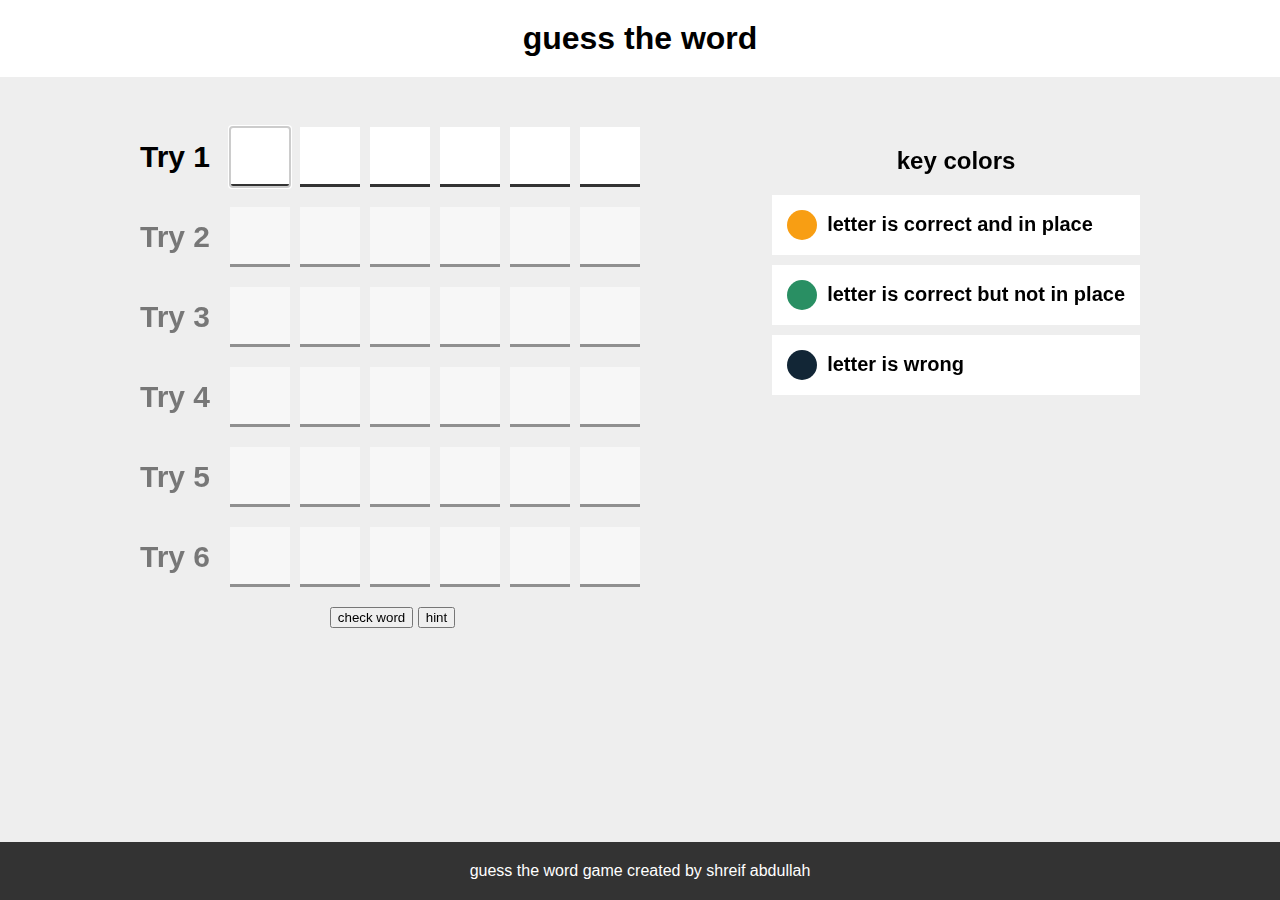
<file: gusses game/index.html>
<!DOCTYPE html>
<html lang="en">
<head>
    <meta charset="UTF-8">
    <meta name="viewport" content="width=device-width, initial-scale=1.0">
    <title></title>
    <link rel="stylesheet" href="style.css">
</head>
<body>
    <h1></h1>
    <div class="guess-game">
        <div class="game-area">
            <div class="inputs"></div>
            <div class="control">
                <button class="check">check word</button>
                <button class="hint"><span></span>hint</button>
            </div>
            <div class="message"></div>
        </div>
        <div class="key-colors">
            <h2>key colors</h2>
            <div class="key-color">
                <div class="key in-place"></div>
                <div class="key-text">letter is correct and in place</div>
            </div>
            <div class="key-color">
                <div class="key no-place"></div>
                <div class="key-text">letter is correct but not in place</div>
            </div>
            <div class="key-color">
                <div class="key no"></div>
                <div class="key-text">letter is wrong</div>
            </div>
        </div>
    </div>
    <footer></footer>
    <script src="main.js"></script>
</body>
</html>
</file>
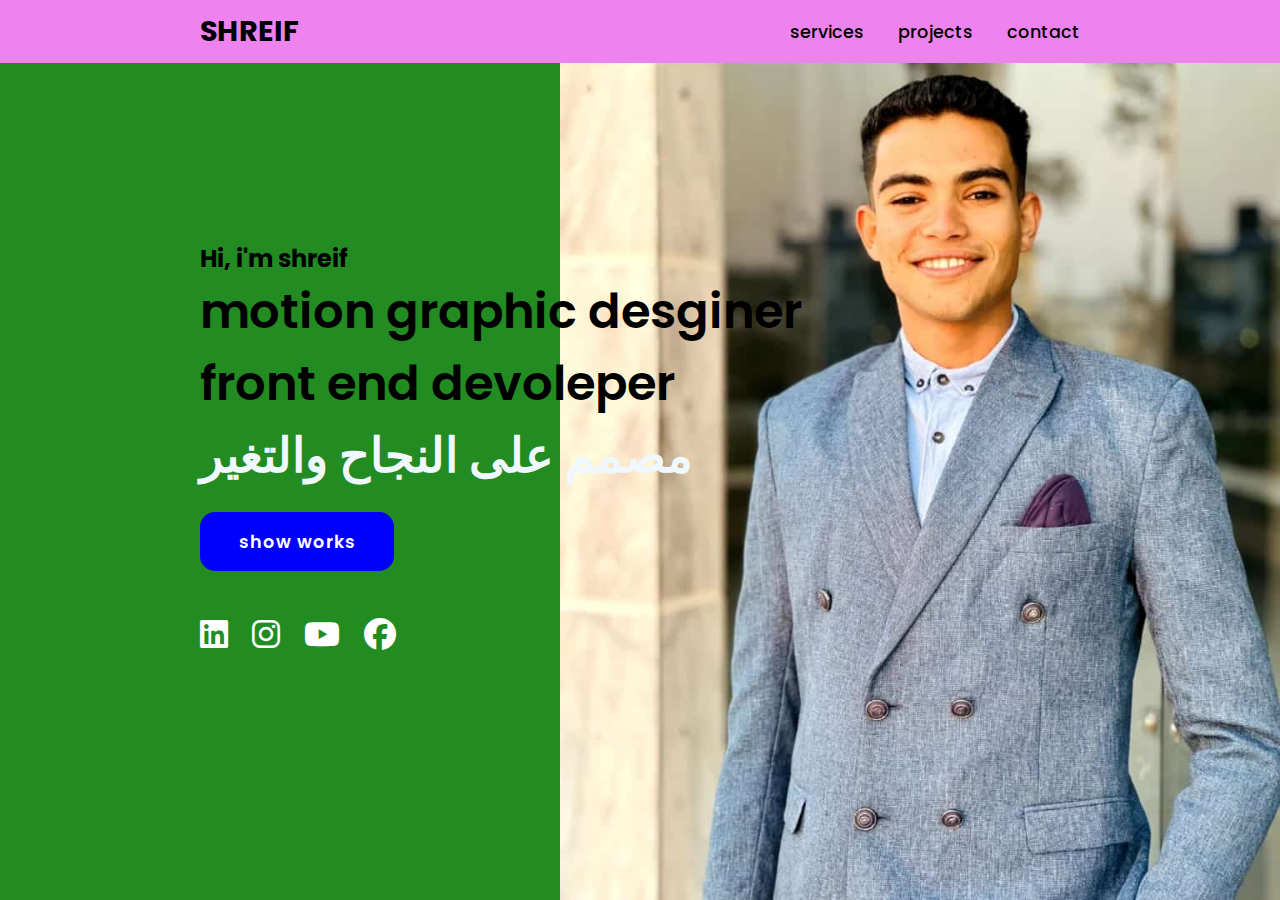
<file: my web site/index.html>
<!DOCTYPE html>
<html lang="en">
<head>
    <meta charset="UTF-8">
    <meta http-equiv="X-UA-Compatible" content="IE=edge">
    <meta name="viewport" content="width=device-width, initial-scale=1.0">
    <link rel="stylesheet" href="https://cdnjs.cloudflare.com/ajax/libs/font-awesome/6.4.0/css/all.min.css">
    <link rel="stylesheet" href="styel.css">
    <title>shreif CV</title>
</head>
<body>

    <header>
        <a href="#" class="logo">shreif</a>
        <nav class="navigation">
         <a href="services">services</a>
         <a href="projects">projects</a>
         <a href="contact">contact</a>
        </nav>
    </header>

    <section class="main"> 
        <div>
            <h2>Hi, i'm shreif<br><span>motion graphic desginer<br>front end devoleper</h2>
            <h3>مصمم على النجاح والتغير</h3>
            <a href="#projects" class="main-btn">show works</a>
            <div class="social-icons">
                <a href="#"><i class="fa-brands fa-linkedin"></i></a>
                <a href="#"><i class="fa-brands fa-instagram"></i></a>
                <a href="#"><i class="fa-brands fa-youtube"></i></a>
                <a href="https://www.facebook.com/profile.php?id=100005246318066"><i class="fa-brands fa-facebook"></i></a>

            </div>
        </div>
        

    </section>
    


</body>
</html>
</file>
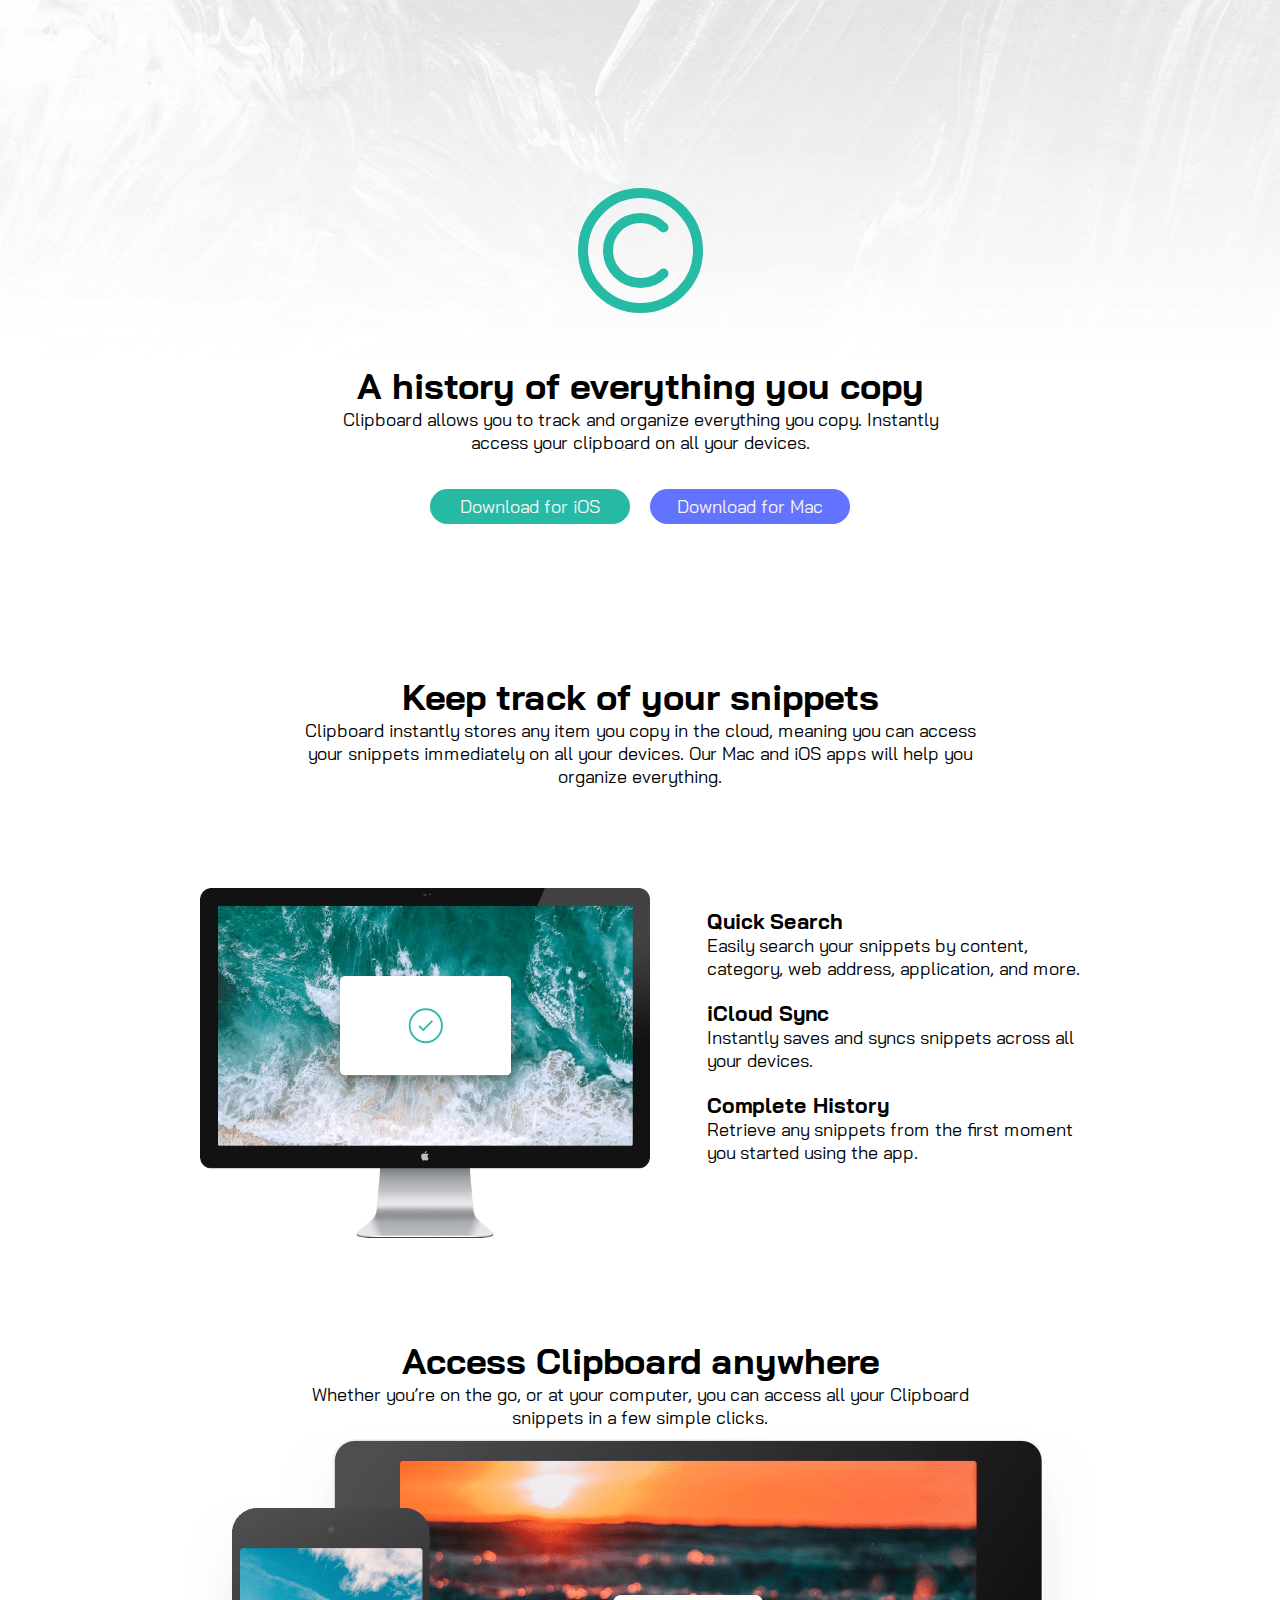
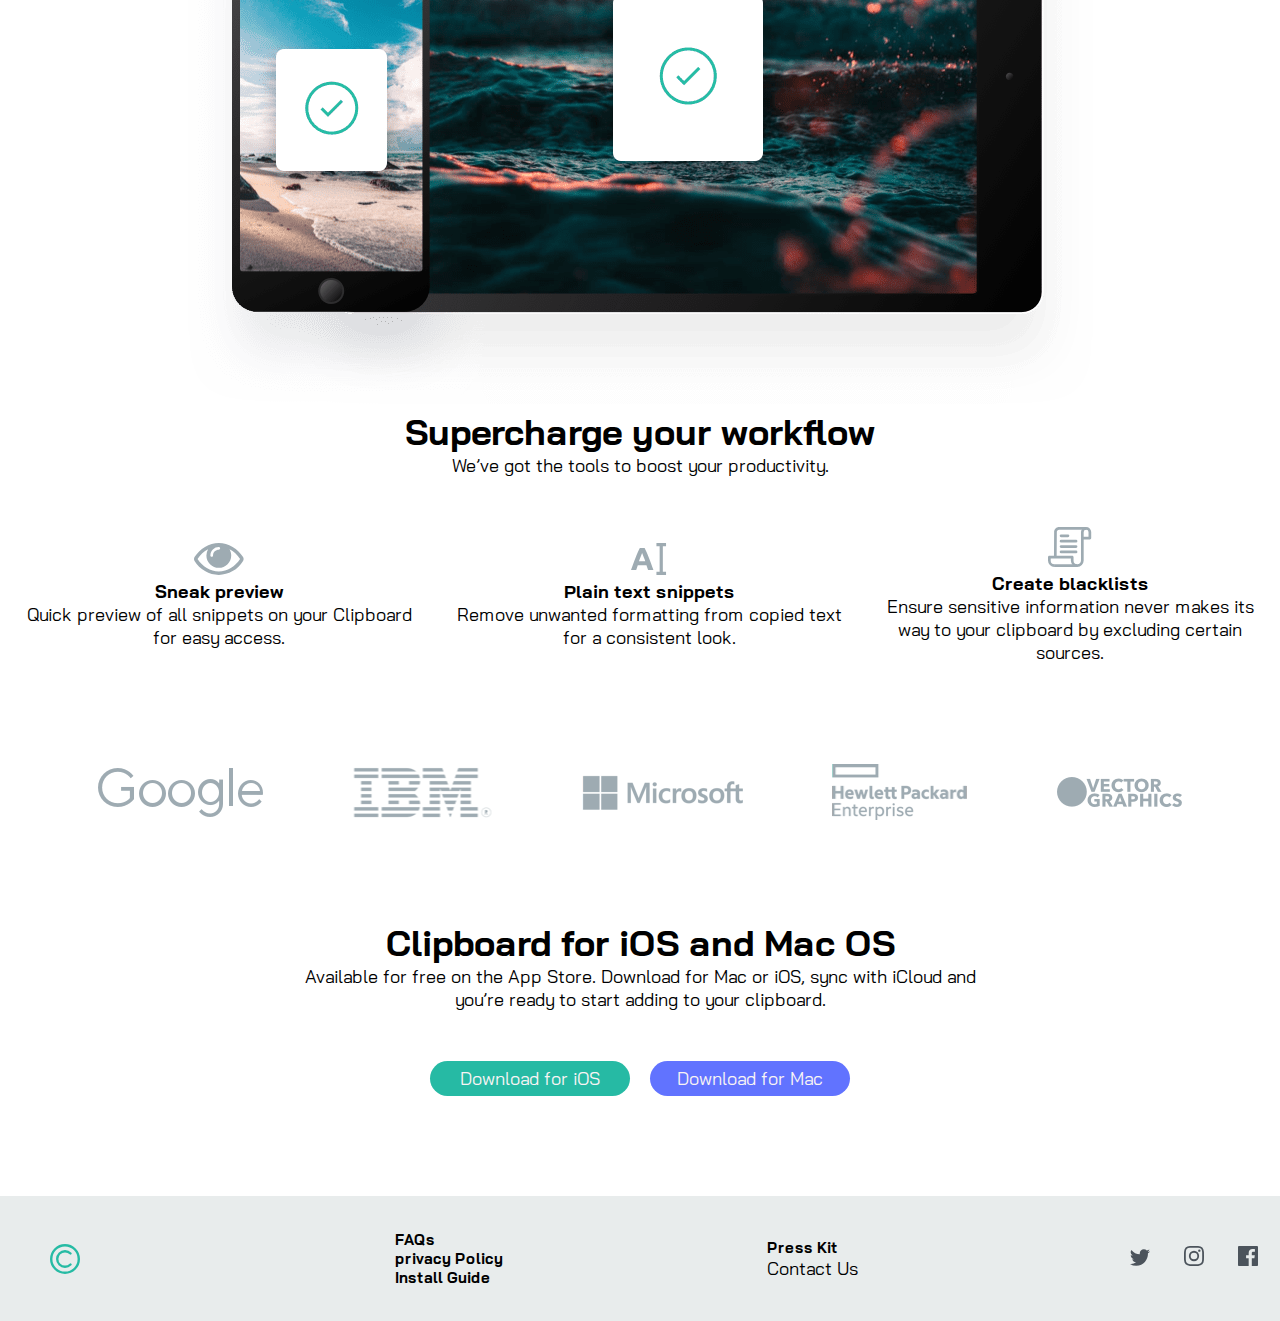
<file: task 1/index.html>
<!DOCTYPE html>
<html lang="en">
  <head>
    <meta charset="UTF-8" />
    <meta name="viewport" content="width=device-width, initial-scale=1.0" />
    <link rel="stylesheet" href="style.css" />
    <link rel="preconnect" href="https://fonts.googleapis.com" />
    <link rel="preconnect" href="https://fonts.gstatic.com" crossorigin /><link
      href="https://fonts.googleapis.com/css2?family=Bai+Jamjuree:ital@0;1&display=swap"rel="stylesheet"/>
    <title>Clipboard landing page</title>
    <link rel="shortcut icon" href="images/icon-facebook.svg" type="image/x-icon" />
  </head>
  <body>
    <div class="bg">
      <img src="images/bg-header-desktop.png" alt="Background Image" />
    </div>
    <div class="bg-logo">
      <img src="images/logo.svg" alt="Logo Image" />
    </div>
    <div class="text-top">
      <h1>A history of everything you copy</h1>
      <p>
        Clipboard allows you to track and organize everything you copy.
        Instantly <br />
        access your clipboard on all your devices.
      </p>
    </div>
    <div class="bottoms">
      <div class="iOS">
        <a href="#" target="_blank">Download for iOS</a>
      </div>
      <div class="Mac">
        <a href="#" target="_blank">Download for Mac</a>
      </div>
    </div>
    <div class="seconde-text">
      <h1>Keep track of your snippets</h1>
      <p>
        Clipboard instantly stores any item you copy in the cloud, meaning you
        can access <br />
        your snippets immediately on all your devices. Our Mac and iOS apps will
        help you <br />
        organize everything.
      </p>
    </div>
    <div class="computer">
      <img src="images/image-computer.png" alt="computer" />
      <div class="beside-computer">
        <h3>Quick Search</h3>
        <p>
          Easily search your snippets by content, <br />
          category, web address, application, and more.
        </p>
        <h3>iCloud Sync</h3>
        <p>
          Instantly saves and syncs snippets across all <br />
          your devices.
        </p>
        <h3>Complete History</h3>
        <p>
          Retrieve any snippets from the first moment <br />
          you started using the app.
        </p>
      </div>
    </div>
    <div class="third-text">
      <h1>Access Clipboard anywhere</h1>
      <p>
        Whether you’re on the go, or at your computer, you can access all your
        Clipboard <br />
        snippets in a few simple clicks.
      </p>
      <img src="images/image-devices.png" alt="" />
    </div>
    <div class="four-text">
      <h1>Supercharge your workflow</h1>
      <p>We’ve got the tools to boost your productivity.</p>
      <ul class="main-icons">
        <li class="icons">
          <img src="images/icon-preview.svg" alt="" />
          <h4>Sneak preview</h4>
          <p>
            Quick preview of all snippets on your Clipboard <br />
            for easy access.
          </p>
        </li>
        <li class="icons">
          <img src="images/icon-text.svg" alt="" />
          <h4>Plain text snippets</h4>
          <p>
            Remove unwanted formatting from copied text <br />
            for a consistent look.
          </p>
        </li>
        <li class="icons">
          <img src="images/icon-blacklist.svg" alt="" />
          <h4>Create blacklists</h4>
          <p>
            Ensure sensitive information never makes its <br />
            way to your clipboard by excluding certain <br />
            sources.
          </p>
        </li>
      </ul>
      <div class="photos">
        <img src="images/logo-google.png" alt="" />
        <img src="images/logo-ibm.png" alt="" />
        <img src="images/logo-microsoft.png" alt="" />
        <img src="images/logo-hp.png" alt="" />
        <img src="images/logo-vector-graphics.png" alt="" />
      </div>
    </div>
    <div class="five-text">
      <h1>Clipboard for iOS and Mac OS</h1>
      <p>
        Available for free on the App Store. Download for Mac or iOS, sync with
        iCloud and <br />
        you’re ready to start adding to your clipboard.
      </p>
    </div>
    <div class="bottoms">
      <div class="iOS">
        <a href="#" target="_blank">Download for iOS</a>
      </div>
      <div class="Mac">
        <a href="#" target="_blank">Download for Mac</a>
      </div>
    </div>
    <footer class="footer">
      <img src="images/logo.svg" alt="Logo Image" />
      <div class="words">
        <h5>FAQs</h5>
        <h5>privacy Policy</h5>
        <h5>Install Guide</h5>
      </div>
      <div class="words">
        <h5>Press Kit</h5>
        <a href="#">Contact Us</a>
      </div>
      <div class="social">
        <a href="#"><img src="images/icon-twitter.svg" alt="" /></a>
        <a href="#"><img src="images/icon-instagram.svg" alt="" /></a>
        <a href="#"><img src="images/icon-facebook.svg" alt="" /></a>
      </div>
    </footer>
  </body>
</html>
</file>
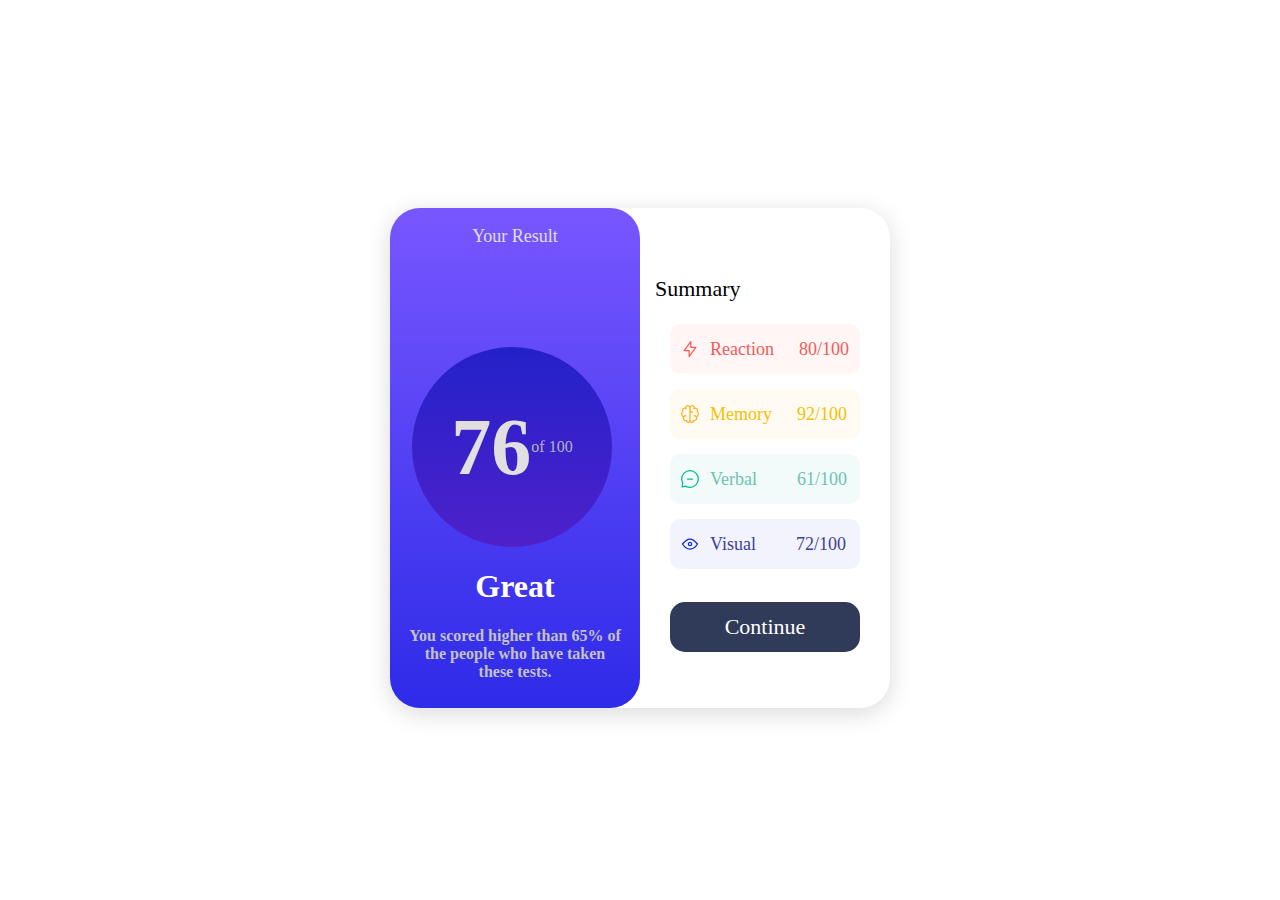
<file: task 2/index.html>
<!DOCTYPE html>
<html lang="en">
<head>
    <meta charset="UTF-8">
    <meta name="viewport" content="width=device-width, initial-scale=1.0">
    <title>Results summary component</title>
    <link rel="stylesheet" href="style.css">
</head>
<body>
    <div class="box1">
        <div class="box2">
            <p>your result</p>
            <div class="circle">
                <p>76</p>
                <span>of 100</span>
            </div>
            <h1>Great</h1>
            <h4>
                You scored higher than 65% of <br>
                the people who have taken <br>
                these tests.
            </h4>
        </div>
        <ul>
            <li class="summary">
                <p>Summary</p>
            </li>
            <li class="reaction">
                <img src="images/icon-reaction.svg">
                <p>Reaction</p>
                <p>80/100</p>
            </li>
            <li class="memory">
                <img src="images/icon-memory.svg">
                <p>Memory</p>
                <p>92/100</p>
            </li>
            <li class="verbal">
                <img src="images/icon-verbal.svg">
                <p>Verbal</p>
                <p>61/100</p>
            </li>
            <li class="visual">
                <img src="images/icon-visual.svg">
                <p>Visual</p>
                <p>72/100</p>
            </li>
            <li class="continue">
                <a href="#">Continue</a>
            </li>
        </ul>
    </div>
</body>
</html>
</file>
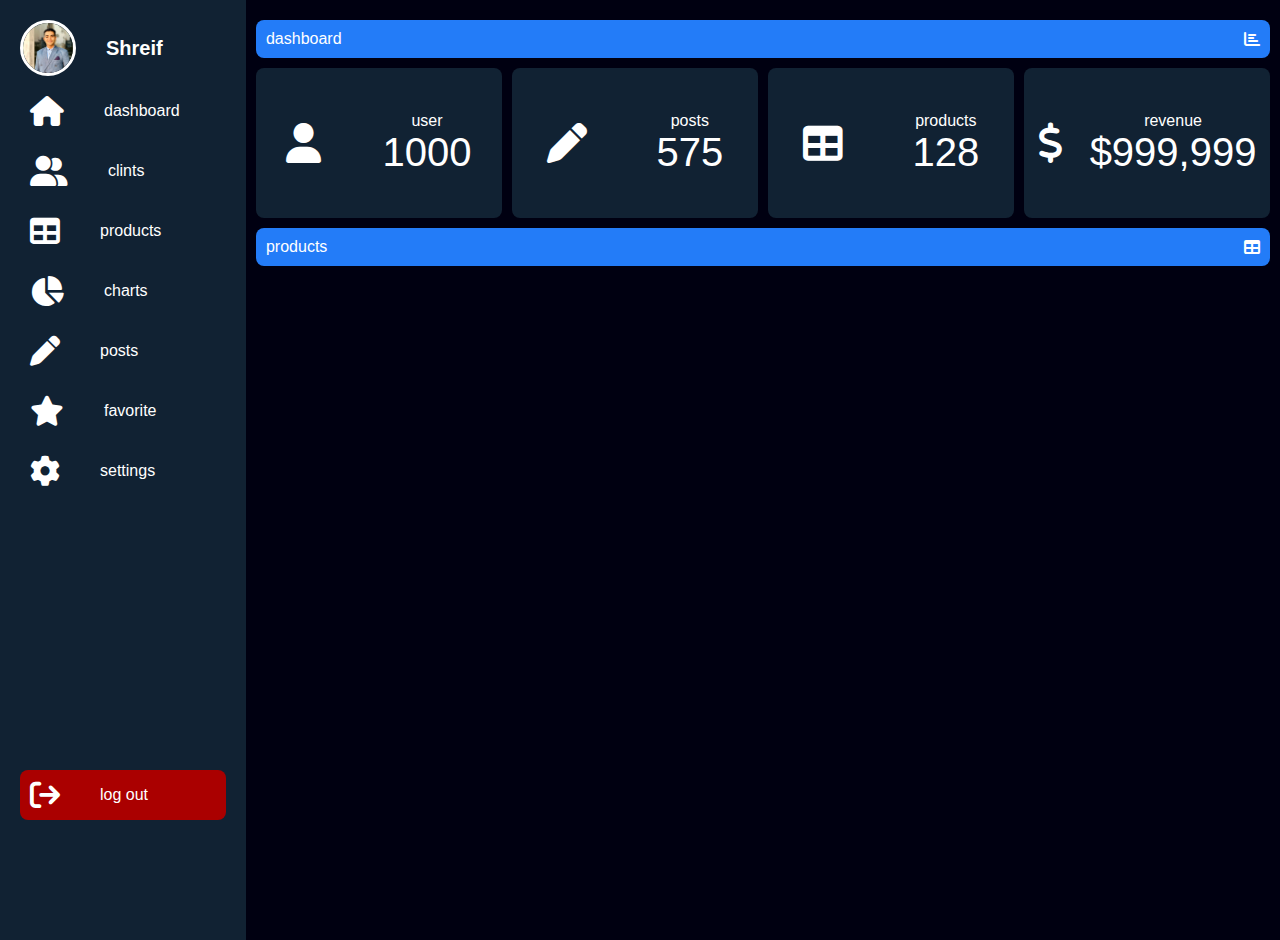
<file: لوحة تحكم/index.html>
<!DOCTYPE html>
<html lang="en">
<head>
    <meta charset="UTF-8">
    <link rel="stylesheet" href="style.css">
    <link rel="stylesheet" href="https://cdnjs.cloudflare.com/ajax/libs/font-awesome/6.4.0/css/all.min.css">
    <title>dashboard shreif</title>
</head>
<body>
    <div class="menu">
        <ul>
            <li class="profile">
                <div class="img_box">
                    <img src="photos/WhatsApp Image 2023-05-02 at 12.38.24 PM.jpeg" alt="profile">
                </div>
                <h2>shreif</h2>
            </li>
            <li>
                <a href="#">
                    <i class="fas fa-home"></i>
                    <p>dashboard</p>
                </a>
            </li>
            <li>
                <a href="#">
                    <i class="fas fa-user-group"></i>
                    <p>clints</p>
                </a>
            </li>
            <li>
                <a href="#">
                    <i class="fas fa-table"></i>
                    <p>products</p>
                </a>
            </li>
            <li>
                <a href="#">
                    <i class="fas fa-chart-pie"></i>
                    <p>charts</p>
                </a>
            </li>
            <li>
                <a href="#">
                    <i class="fas fa-pen"></i>
                    <p>posts</p>
                </a>
            </li>
            <li>
                <a href="#">
                    <i class="fas fa-star"></i>
                    <p>favorite</p>
                </a>
            </li>
            <li>
                <a href="#">
                    <i class="fas fa-cog"></i>
                    <p>settings</p>
                </a>
            </li>
            <li class="log_out">
                <a href="#">
                    <i class="fas fa-sign-out"></i>
                    <p>log out</p>
                </a>
            </li>
        </ul>
    </div>

    <div class="content">
        <div class="title-info">
            <p>dashboard</p>
            <i class="fas fa-chart-bar"></i>
        </div>

        <div class="data-info">
            <div class="box">
                <i class="fas fa-user"></i>
                <div class="data">
                    <p>user</p>
                    <span>1000</span>
                </div>
            </div>
                        
            <div class="box">
                <i class="fas fa-pen"></i>
                <div class="data">
                    <p>posts</p>
                    <span>575</span>
                </div>
            </div>

            <div class="box">
                <i class="fas fa-table"></i>
                <div class="data">
                    <p>products</p>
                    <span>128</span>
                </div>
            </div>

            <div class="box">
                <i class="fas fa-dollar"></i>
                <div class="data">
                    <p>revenue</p>
                    <span>$999,999</span>
                </div>
            </div>
        </div>
        
        <div class="title-info">
            <p>products</p>
            <i class="fas fa-table"></i>
        </div>
    </div>
    
    
</body>
</html>
</file>
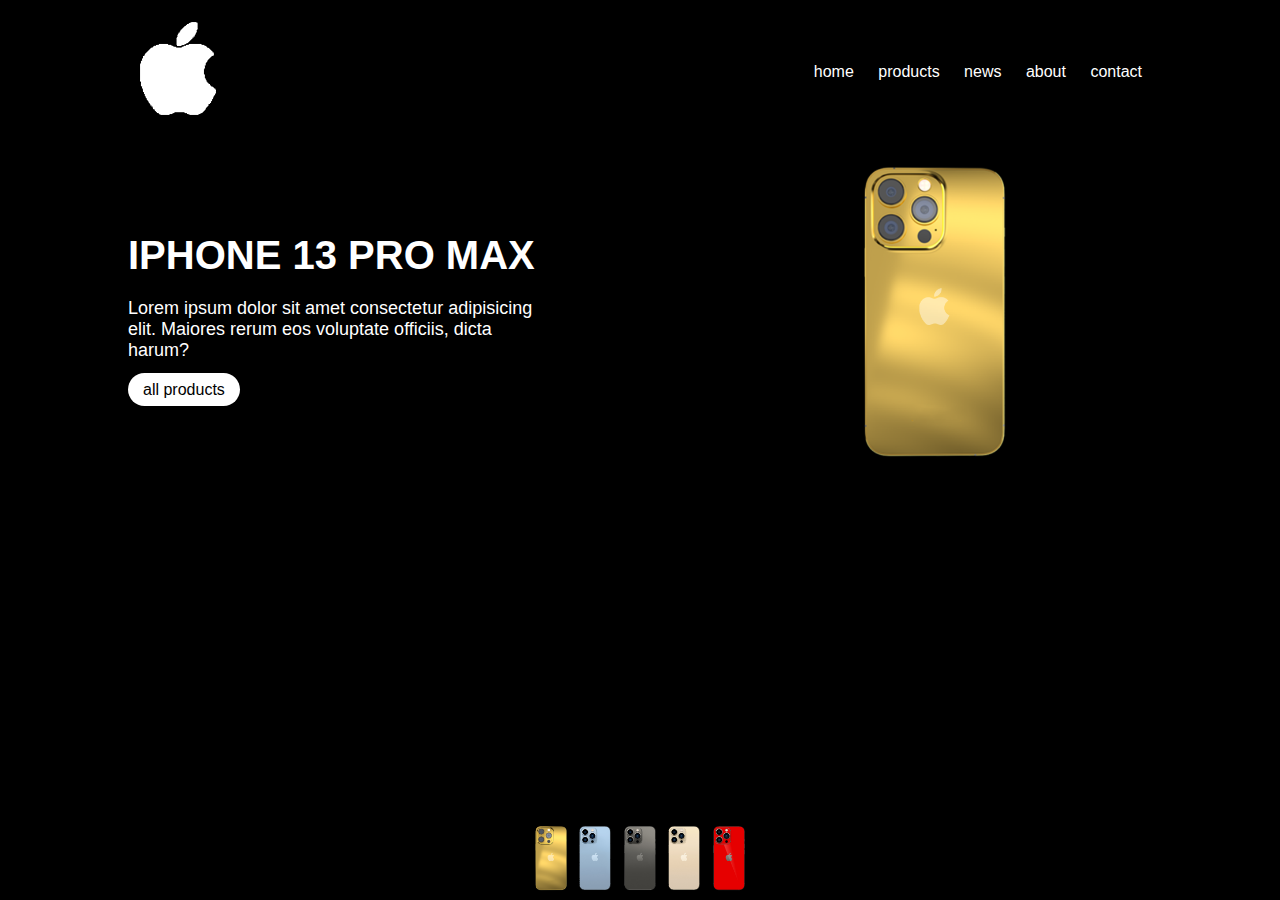
<file: موقع متكامل html css js/index.html>
<!DOCTYPE html>
<html lang="en">
<head>
    <meta charset="UTF-8">
    <meta name="viewport" content="width=device-width, initial-scale=1.0">
    <title>web site using html css js</title>
    <link rel="stylesheet" href="style.css">
</head>
<body>
    <div class="continar">
        <header>
            <a href="#"><img src="logo.png"></a>
            <ul>
                <li><a href="#">home</a></li>
                <li><a href="#">products</a></li>
                <li><a href="#">news</a></li>
                <li><a href="#">about</a></li>
                <li><a href="#">contact</a></li>
            </ul>
        </header>
        <div class="content">
            <div class="text">
                <h2>iphone 13 pro max</h2>
                <p>Lorem ipsum dolor sit amet consectetur adipisicing elit.
                    Maiores rerum eos voluptate officiis, dicta harum?</p>
                <a href="#">all products</a>
            </div>
            <div class="image">
                <img class="img" src="fdgd1.png">
            </div>
        </div>
        <div class="icons">
            <img onclick="phones(this.src); colors('#000')" src="fdgd1.png">
            <img onclick="phones(this.src); colors('#247ec8')" src="f1.png">
            <img onclick="phones(this.src); colors('#1e1e1e')" src="f2.png">
            <img onclick="phones(this.src); color('#c79b53')" src="f3.png">
            <img onclick="phones(this.src); colors('#c82525')" src="f4.png">
        </div>
    </div>
    <script src="main.js"></script>
</body>
</html>
</file>
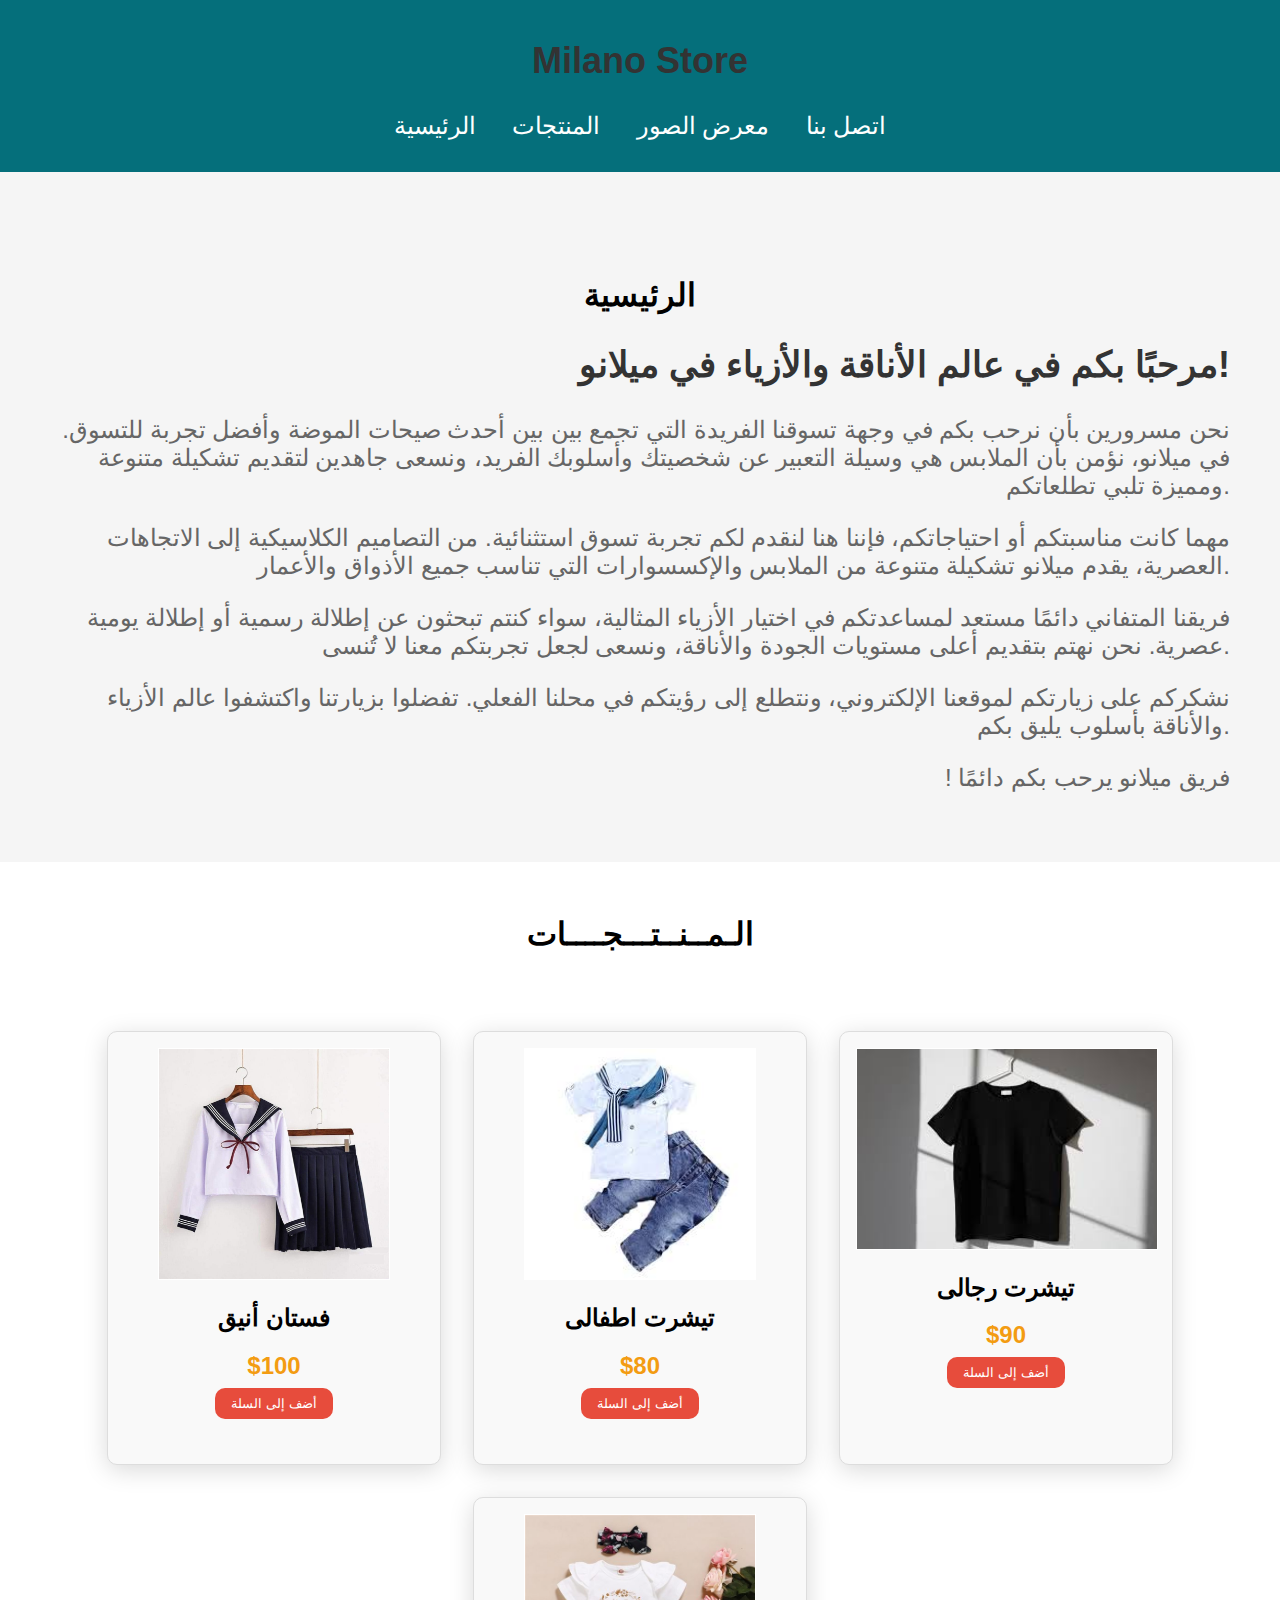
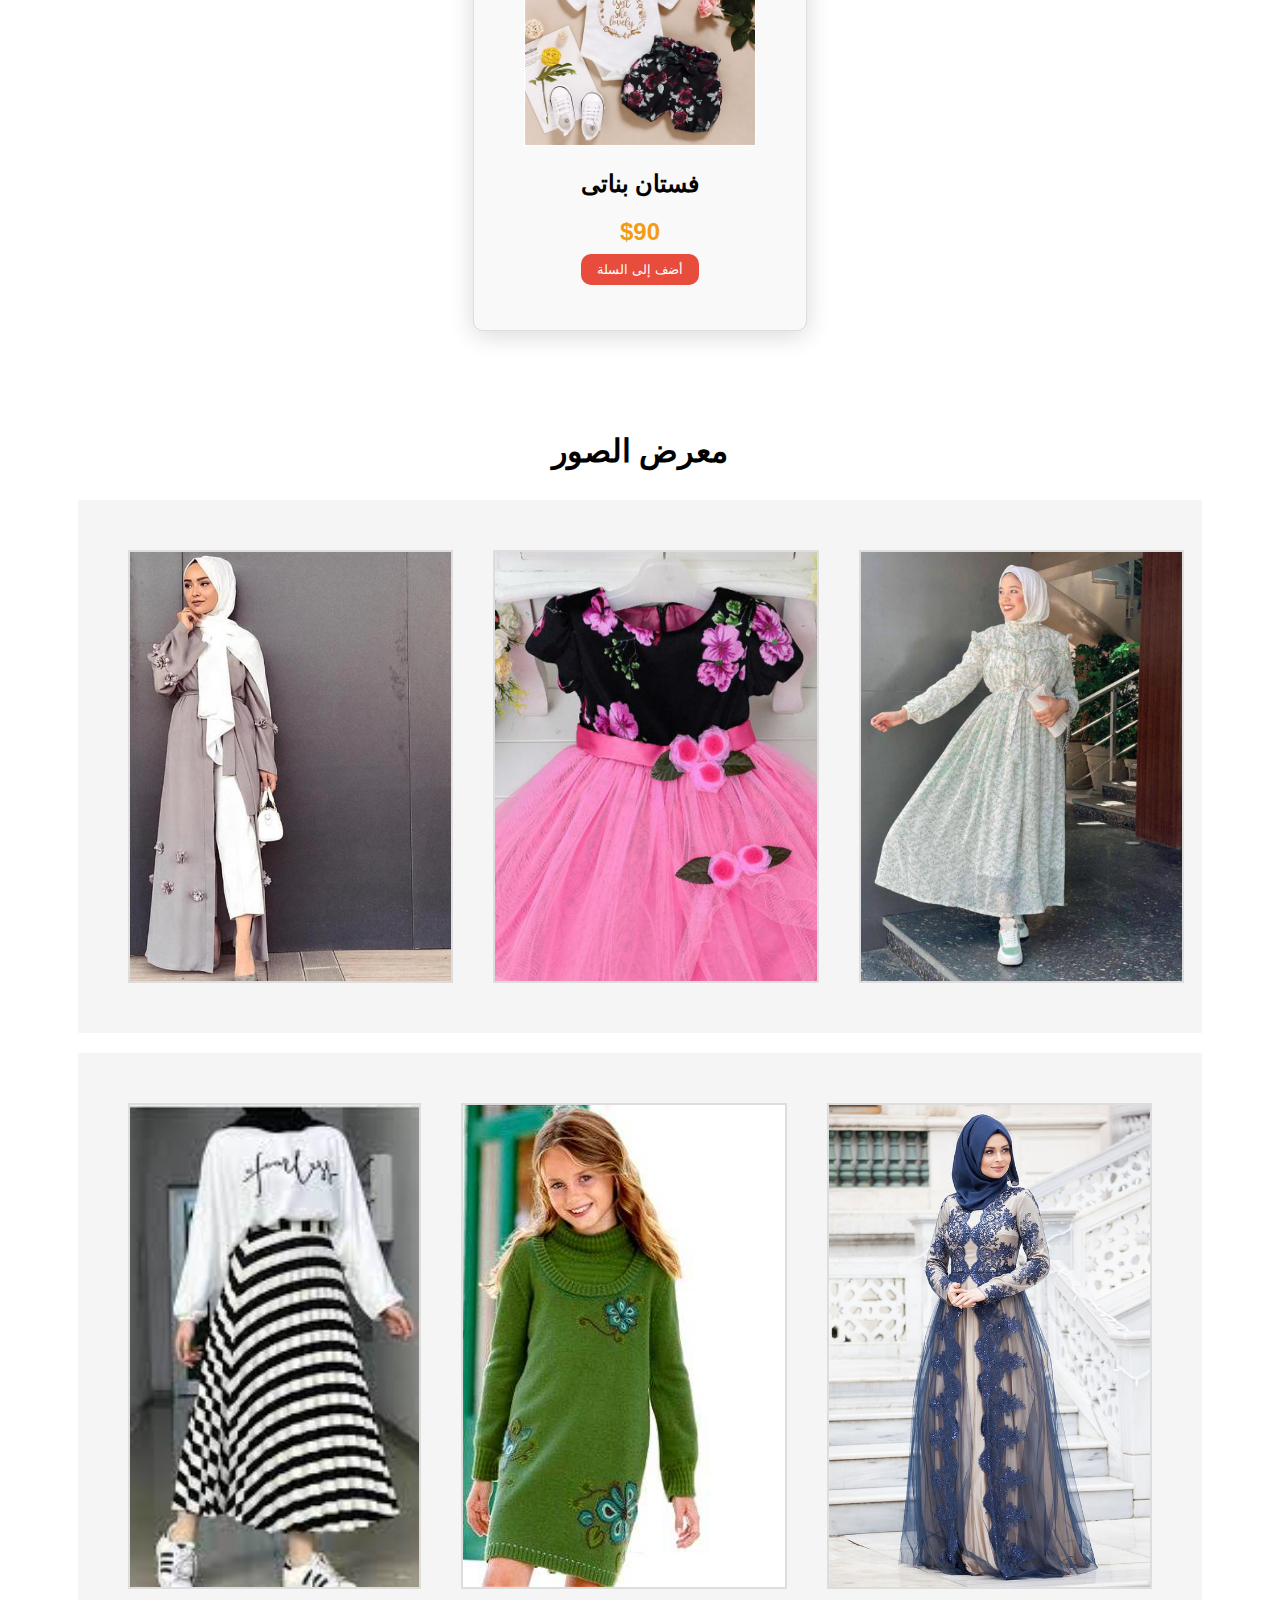
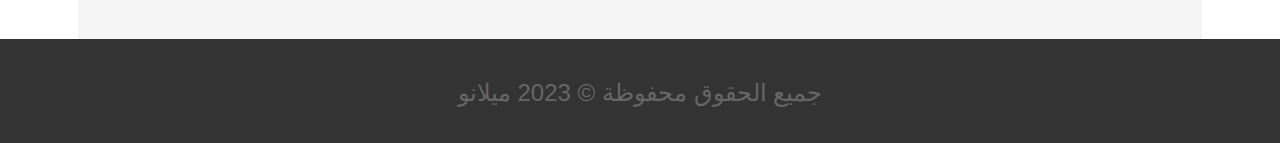
<file: ميلانو/index.html>
<!DOCTYPE html>
<html lang="en">
<head>
    <meta charset="UTF-8">
    <meta name="viewport" content="width=device-width, initial-scale=1.0">
    <link rel="stylesheet" href="style.css">
    <title>Milano Store</title>
</head>
<body>
    <header>
        <h1>Milano Store</h1>
        <nav>
            <ul>
                <li><a href="#الرئيسية">الرئيسية</a></li>
                <li><a href="#المنتجات">المنتجات</a></li>
                <li><a href="#معرض الصور">معرض الصور</a></li>
                <li><a href="#اتصل بنا">اتصل بنا</a></li>
            </ul>
        </nav>
    </header>
    <section class="home" id="الرئيسية">
        <div>
            <h5>الرئيسية</h5>
            <h1>مرحبًا بكم في عالم الأناقة والأزياء في ميلانو!</h1>
            <p>نحن مسرورين بأن نرحب بكم في وجهة تسوقنا الفريدة التي تجمع بين بين أحدث صيحات الموضة وأفضل تجربة للتسوق. في ميلانو، نؤمن بأن الملابس هي وسيلة التعبير عن شخصيتك وأسلوبك الفريد، ونسعى جاهدين لتقديم تشكيلة متنوعة ومميزة تلبي تطلعاتكم.</p>
            <p>مهما كانت مناسبتكم أو احتياجاتكم، فإننا هنا لنقدم لكم تجربة تسوق استثنائية. من التصاميم الكلاسيكية إلى الاتجاهات العصرية، يقدم ميلانو تشكيلة متنوعة من الملابس والإكسسوارات التي تناسب جميع الأذواق والأعمار.</p>
            <p>فريقنا المتفاني دائمًا مستعد لمساعدتكم في اختيار الأزياء المثالية، سواء كنتم تبحثون عن إطلالة رسمية أو إطلالة يومية عصرية. نحن نهتم بتقديم أعلى مستويات الجودة والأناقة، ونسعى لجعل تجربتكم معنا لا تُنسى.</p>
            <p>نشكركم على زيارتكم لموقعنا الإلكتروني، ونتطلع إلى رؤيتكم في محلنا الفعلي. تفضلوا بزيارتنا واكتشفوا عالم الأزياء والأناقة بأسلوب يليق بكم.</p>
            <p>! فريق ميلانو يرحب بكم دائمًا </p>  
        </div>
    </section>
    <h5>الـمــنــتـــجــــات</h5>
    <section class="products" id="المنتجات">
        
        <article class="product">
            <img src="images/6984456-2078222690.jpg" alt="منتج 1">
            <h2>فستان أنيق</h2>
            <p class="price">$100</p>
            <button class="add-to-cart">أضف إلى السلة</button>
        </article>
        <article class="product">
            <img src="images/images.jpg" alt="منتج 2">
            <h2>تيشرت اطفالى</h2>
            <p class="price">$80</p>
            <button class="add-to-cart">أضف إلى السلة</button></article>
            <article class="gay">
                <img src="images/images (1).jpg" alt="منتج 3">
                <h2>تيشرت رجالى</h2>
                <p class="price">$90</p>
                <button class="add-to-cart">أضف إلى السلة</button>
        </article>
        <article class="product">
            <img src="images/1.jpg" alt="منتج 3">
            <h2>فستان بناتى</h2>
            <p class="price">$90</p>
            <button class="add-to-cart">أضف إلى السلة</button>
        </article>
        <!-- يمكنك إضافة المزيد من المنتجات هنا -->
    </section>
    <h5>معرض الصور</h5>
    <section class="photo" id="معرض الصور">
        <div class="row">
            <img src="photos/1588171-709048021.jpg" alt="#">
            <img src="photos/5268986-678228725.jpg" alt="#">
            <img src="photos/7386.jpeg" alt="#">
        </div>
        <div class="row">
            <img src="photos/download.jpg" alt="#">
            <img src="photos/photos_صور_ملابس_بنات_مميزة_21606.jpg" alt="#">
            <img src="photos/صور-فساتين-محجبات-12.jpg" alt="#">
        </div>
    </section>
    
    <footer>
        <p>جميع الحقوق محفوظة &copy; 2023 ميلانو</p>
    </footer>
</body>
</html>
<script>
    window.onload = function() {
        window.scrollTo(0, 0);
    }
</script>
</file>
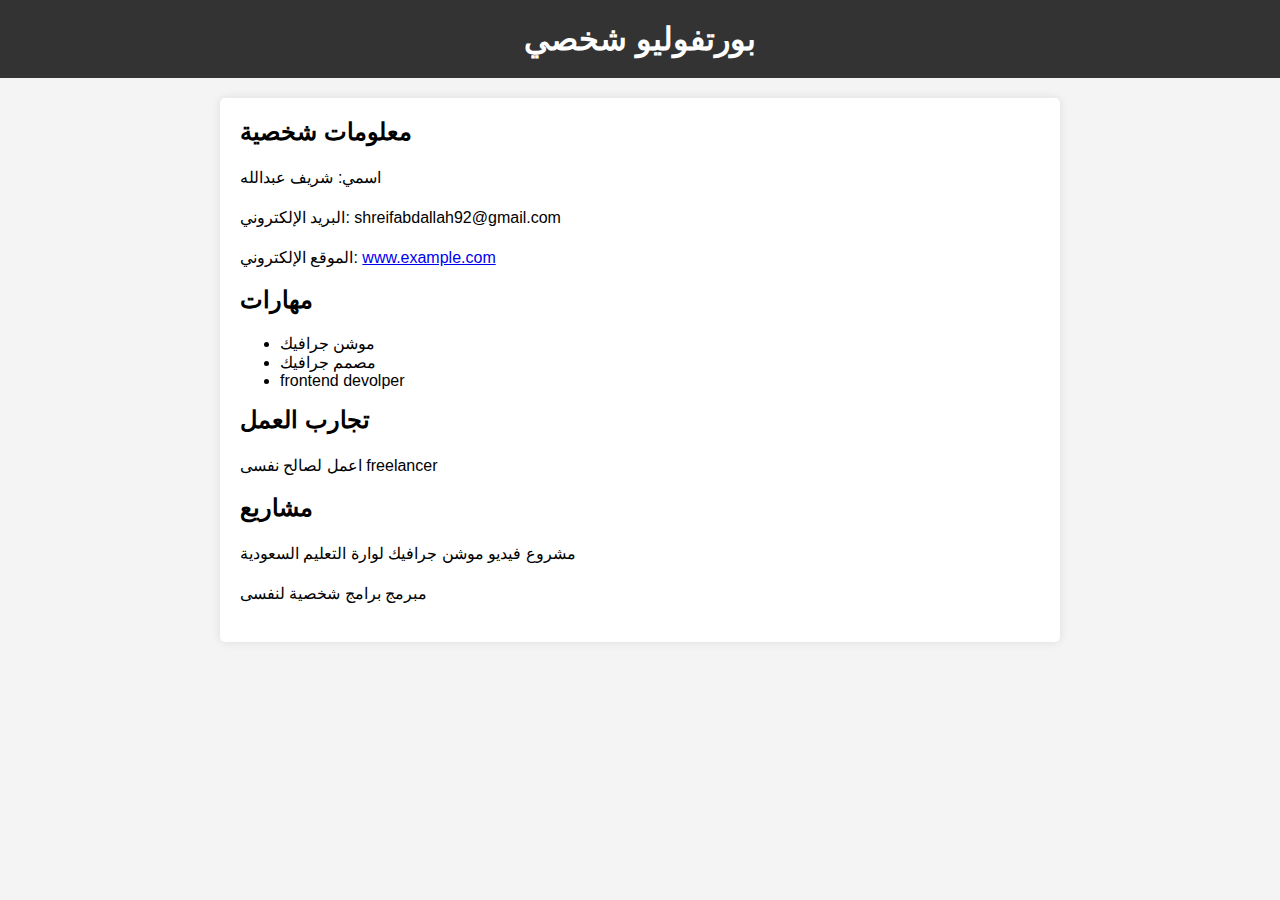
<file: بورتفوليو شخصي.html>
<!DOCTYPE html>
<html>
<head>
  <title>بورتفوليو شخصي</title>
  <style>
    body {
      font-family: Arial, sans-serif;
      background-color: #f4f4f4;
      margin: 0;
      padding: 0;
    }

    #header {
      background-color: #333;
      color: #fff;
      text-align: center;
      padding: 20px;
    }

    #header h1 {
      margin: 0;
    }

    #container {
      max-width: 800px;
      margin: 20px auto;
      background-color: #fff;
      padding: 20px;
      border-radius: 5px;
      box-shadow: 0 0 10px rgba(0, 0, 0, 0.1);
    }

    #container h2 {
      margin-top: 0;
    }

    #container p {
      line-height: 1.5;
    }
  </style>
</head>
<body>
  <div id="header">
    <h1>بورتفوليو شخصي</h1>
  </div>

  <div id="container">
    <h2>معلومات شخصية</h2>
    <p>اسمي: شريف عبدالله</p>
    <p>البريد الإلكتروني: shreifabdallah92@gmail.com</p>
    <p>الموقع الإلكتروني: <a href="https://www.example.com">www.example.com</a></p>

    <h2>مهارات</h2>
    <ul>
      <li>موشن جرافيك </li>
      <li>مصمم جرافيك</li>
      <li>frontend devolper </li>
    </ul>

    <h2>تجارب العمل</h2>
    <p>اعمل لصالح نفسى freelancer</p>

    <h2>مشاريع</h2>
    <p>مشروع فيديو موشن جرافيك لوارة التعليم السعودية  </p>
    <p>مبرمج برامج شخصية لنفسى</p>
  </div>
</body>
</html>
</file>
<file: gusses game/style.css>
*{
    box-sizing: border-box;
}
:root{
    --primary-color: #f44336;
}
body{
    margin: 0;
    background-color: #eee;
    font-family: Arial, Helvetica, sans-serif;
}
h1{
    text-align: center;
    padding: 20px;
    margin: 0 0 50px;
    background-color: white;
}
.guess-game{
    text-align: center;
    width: 1000px;
    margin: 20px auto;
    display: flex;
    align-items: flex-start;
    justify-content: space-between;
    .game-area{
        text-align: center;
        .inputs{
            > div{
                margin-bottom: 20px;
                display: flex;
                justify-content: center;
                align-items: center;
                span{
                    font-size: 30PX;
                    margin-right: 15PX;
                    font-weight: bold;
                }
            }
            .disabled-inputs{
                opacity: 0.5;
                pointer-events: none;
            }
            input{
                margin: 0 5px;
                width: 60px;
                height: 60px;
                text-align: center;
                font-size: 50px;
                caret-color: var(--primary-color);
                background-color: white;
                border: none;
                border-bottom: 3px solid #333;
                &:focus{
                    outline-color: #ccc;
                }
                &.yes-in-place{
                    background-color: #f89e13;
                    border: #f89e13;
                    color: white;
                }
                &.no-place{
                    background-color: #298f63;
                    border: #298f63;
                    color: white;
                }
                &.no{
                    background-color: #122636;
                    border: #122636;
                    color: white;
                }
            }
        }
    }
    .key-colors{
        .key-color{
            display: flex;
            align-items: center;
            padding: 15px;
            background-color: white;
            margin-bottom: 10PX;
            .key{
                width: 30px;
                height: 30px;
                border-radius: 50%;
                margin-right: 10px;
                &.in-place{
                    background-color: #f89e13;
                }
                &.no-place{
                    background-color: #298f63;
                }
                &.no{
                    background-color: #122636;
                }
            }
            .key-text{
                font-size: 20px;
                font-weight: bold;
            }
        }
    }
}
footer{
    text-align: center;
    padding: 20px;
    position: fixed;
    bottom: 0;
    left: 0;
    width: 100%;
    background-color: #333;
    color: white;
}
</file>
<file: my web site/styel.css>
@import url('https://fonts.googleapis.com/css2?family=Poppins:ital,wght@0,100;0,200;0,300;0,400;0,500;0,600;0,700;0,800;0,900;1,100;1,200;1,300;1,400;1,500;1,600;1,700;1,800;1,900&display=swap');

*{
    font-family: 'Poppins', sans-serif;
    margin: 0;
    padding: 0;
    box-sizing: border-box;
    scroll-behavior: smooth;
}

header {
    background-color: violet;
    width: 100%;
    position: fixed;
    z-index: 999;
    display: flex;
    justify-content: space-between;
    align-items: center;
    padding: 10px 200px ;
}

.logo{
    text-decoration: none;
    color: black;
    text-transform: uppercase;
    font-weight: 700;
    font-size: 1.8em;
}

.navigation a{
    color: black;
    text-decoration: none;
    font-size: 1.1em;
    font-weight: 500;
    padding-left: 30px;
}

.navigation a:hover{
    color: darkcyan;
}

section{
    padding: 100px 200px;

}

.main{
    width: 100%;
    min-height: 100vh;
    display: flex;
    align-items: center;
    background: url(images/bg.jpeg) no-repeat;
    background-size: contain; 
    background-position: right;
    background-attachment: fixed;
    background-color: forestgreen;
}

.main-btn{
    text-decoration: none;
    color: white;
    background-color: blue;
    font-size: 1.1em;
    font-weight: 600;
    display:inline-block;
    padding: 0.9375em 2.1875em;
    letter-spacing: 1px;
    border-radius: 15px;
    margin-bottom: 40px;
    margin-top: 20px;
    transition: 0.7s ease;
}

.main-btn:hover {
    background-color: #4325f0;
    transform: scale(1.1);
}

.main h2 span{
    font-size: 2em; 
    font-weight: 600;
}

.main h3{
    letter-spacing: 1px;
    color: aliceblue;
    font-size: 3em;
    font-weight: 600;
}

.social-icons a {
    color: white;
    font-size: 2em;
    padding-right: 20px;


}
</file>
<file: task 1/style.css>
* {
    font-family: 'Bai Jamjuree', sans-serif;
    padding: 0;
    margin: 0;
}

body {
    font-size: 18px;
}

/*             bg          */
.bg {
    width: 100vw;
    margin-right: 0;
    display: flex;
    justify-content: center;
    background-attachment: fixed;
    background-size: 100% 100%;
}

.bg-logo {
    display: flex;
    justify-content: center;
    margin-top: -175px;
}


/*           text-top         */
.text-top {
    margin-top: 50px;
    text-align: center;
}


/*             bottoms          */
.bottoms {
    display: flex;
    justify-content: center;
    gap: 20px;
    margin-top: 35px;
}

.iOS a,
.Mac a {
    background-color: hsl(171, 66%, 44%);
    border-radius: 25px;
    width: 200px;
    height: 35px;
    transition: .7s ease;
    display: flex;
    align-items: center;
    justify-content: center;
    text-decoration: none;
    color: rgb(249, 244, 244);
}

.bottoms .iOS a:hover,
.bottoms .Mac a:hover {
    width: 250px;
    height: 50px;
}

.Mac a {
    background-color: hsl(233, 100%, 69%);
}

.bottoms .Mac a:hover {
    background-color: hsl(233, 55%, 48%);
}

.bottoms .iOS a:hover {
    background-color: hsl(172, 90%, 23%);
}


/*       seconde-text       */
.seconde-text {
    text-align: center;
    margin-top: 150px;
}


/*         computer         */
.computer {
    display: flex;
    margin-top: 130px;
    justify-content: space-between;
    margin: 100px 200px;
}

.computer img {
    width: 450px;
    height: 350px;
}

.beside-computer h3 {
    margin-top: 20px;
}

.third-text {
    text-align: center;
    margin-top: 75px;
}

.four-text {
    text-align: center;
}

.icons {
    list-style: none;
}

.main-icons {
    display: flex;
    margin-top: 50px;
    justify-content: center;
    gap: 45px;
    align-items: center;
}

.photos {
    display: flex;
    gap: 7%;
    margin-top: 100px;
    margin-bottom: 100px;
    justify-content: center;
    align-items: center;
}

.five-text {
    text-align: center;
    margin-bottom: 50px;
}

.footer {
    width: 100%;
    height: 125px;
    background-color: rgb(232, 236, 236);
    margin-top: 100px;
    display: flex;
    justify-content: space-between;
    align-items: center;
}

.footer img {
    width: 30px;
    margin: 50px;
}

.social img {
    width: 20px;
    margin: 7px;
    padding-right: 15px;
}

.words {
    display: block;
    gap: 10px;
}

.words a {
    text-decoration: none;
    color: black;
}

.words a:hover {
    color: rgb(48, 186, 48);
}

.computer img:hover,
.third-text img:hover,
.icons:hover,
.photos img:hover {
    transform: scale(1.1);
}

.photos img {
    transition: .5s;
}

.icons {
    transition: .5s;
}

.third-text img {
    transition: .5s;
}

.computer img {
    transition: .5s;

}

@media screen and (max-width: 375px) {
    body {
        background-image: url('images/bg-header-mobile.png');
    }
}
</file>
<file: task 2/style.css>
body{
    display: flex;
    justify-content: center;
    align-items: center;
    
}
.box1{
    background-color: #ffffff; 
    width: 500px;
    height: 500px;
    border-radius: 30px;
    box-shadow: 0 5px 25px rgba(1 1 1 / 15%);
    display: flex;
    margin-top: 200px;
    position: relative;
}
.box2{
    width: 50%;
    height: 100%;
    background-image: linear-gradient(hsl(252, 100%, 67%),  hsl(241, 81%, 54%));
    border-radius: 30px;
    justify-content: center;
    align-items: center;
    
}
.box2 p{
    text-align: center;
    text-transform: capitalize;
    font-size: 18px;
    color: hsl(0, 3%, 88%);
}
.box2 h1{
    text-align: center;
    color: white;
}
.box2 h4{
    text-align: center;
    color: hsl(0, 2%, 76%);
}
.circle{
    width: 200px;
    height: 200px;
    background-image: linear-gradient(hsla(241, 72%, 46%, 50), hsla(256, 72%, 46%, 1));
    border-radius: 50%;
    margin-top: 40%;
    margin-left: 22px;
    display: flex;
    justify-content: center;
    align-items: center;
}
.circle p {
    text-align: center;
    font-size: 80px;
    font-weight:bolder;
}
.circle span{
    text-align: center;
    color:hsl(0, 2%, 76%) ;
    opacity: 90%;
}
ul {
    list-style-type: none;
    width: 220px;
    padding-left: 15px;
    padding-top: 30px;
    
}

.reaction, .memory, .verbal, .visual , .continue {
    padding: 10px;
    margin: 15px;
    height: 30px;
    border-radius: 10px;
    display: flex;
    align-items: center;
    gap: 10px;
    font-size: 18px;
}
.continue{
    background-color: rgb(48, 59, 89);
    border-radius: 15px;
    justify-content: center;
    transition: .7s;
    margin-top: 33px;
}
.continue:hover{
    background-color: blueviolet;
    transform: scale(110%);
}
.continue a{
    color: white;
    text-decoration: none;
    font-size: 22px;
}
.summary{
    font-size: 22px;
    margin-bottom: 0px;
}
.reaction{
    background-color: rgb(255, 246, 245);

}
.memory{
    background-color: rgb(255, 251, 242);
}
.verbal{
    background-color: rgb(242, 251, 250);
}
.visual{
    background-color: rgb(243, 243, 253);
}
.reaction p{
    color: rgb(242, 91, 89);
}
.memory p{
    color: rgb(246, 190, 6);
}
.verbal p{
    color:rgb(111, 194, 176) ;
}
.visual p{
    color:rgb(59, 64, 156) ;
}
ul li p{
    margin-right: 15px;
    
}
.verbal p,.visual p{
    margin-right: 30px;
}
</file>
<file: لوحة تحكم/style.css>
*{
    padding: 0;
    margin: 0;
    color: rgb(255, 255, 255);
    font-family: sans-serif;
}
body{
    background-color: #001;
    display: flex;
}
.menu{
    background-color: #123;
    width: 60px;
    height: 100vh;
    padding: 20px;
    overflow: hidden;
    transition: .4s;
}
.menu:hover{
    width: 260px;
}
ul{
    list-style: none;
    position: relative;
    height: 90%;
}
ul li a{
    display: block;
    text-decoration: none;
    padding: 10px;
    margin: 10px 0;
    border-radius: 8px;
    display: flex;
    align-items: center;
    gap: 40px;
    transition: .5s;
}
ul li a:hover, .data-info .box:hover{
    background-color: #ffffff55;
}
.log_out{
    position: absolute;
    bottom: 0;
    width: 100%;
}
.log_out a{
    background-color: #a00;
}
ul li a i{
    font-size: 30px;
}
.img_box{
    width: 50px;
    height: 50px;
    border-radius: 50%;
    overflow: hidden;
    border: 3px solid white;
    flex-shrink: 0;
}
.img_box img{
    width: 100%;
}
.profile{
    display: flex;
    align-items: center;
    gap: 30px;
}
.profile h2{
    font-size: 20px;
    text-transform: capitalize;
}
.content{
    width: 100%;
    margin: 10px;
}
.title-info{
    background-color: rgb(35, 124, 248);
    align-items: center;
    display: flex;
    justify-content: space-between;
    padding: 10px;
    border-radius: 8px;
    margin: 10px 0;
}
.data-info{
    display: flex;
    align-items: center;
    justify-content: space-between;
    flex-wrap: wrap;
    gap: 10px;
}
.data-info .box{
    background-color: #123;
    height: 150px;
    flex-basis: 150px;
    flex-grow: 1;
    border-radius: 8px;
    display: flex;
    align-items: center;
    justify-content: space-around;
}
.data-info .box i{
    font-size: 40px;
}
.data-info .box .data{
    text-align: center;
}
.data-info .box .data span{
    font-size: 40px;
}
</file>
<file: موقع متكامل html css js/style.css>
*{
    padding: 0;
    margin: 0;
    font-family: sans-serif;
}
.continar{
    background: black;
    min-height: 100vh;
    width: 100%;
    overflow: hidden;
    position: relative;
}
header{
    display: flex;
    justify-content: space-between;
    align-items: center;
    width: 80%;
    margin: auto;
    padding: 20px 0;
}
ul li{
    display: inline-block;
}
ul li a{
    color: #fff;
    text-decoration: none;
    margin: 0 10px;
}
.content{
    display: flex;
    justify-content: space-between;
    align-items: center;
    width: 80%;
    margin: auto;
}
.content .text{
    width: 40%;
    color: #fff;
}
.content .text h2{
    font-size: 40px;
    text-transform: uppercase;
}
.content .text p{
    font-size: 18px;
    margin: 20px 0;
}
.content .text a{
    text-decoration: none;
    background: #fff;
    color: #000;
    padding: 8px 15px;
    border-radius: 20px;
}
.content .image{
    width: 30%;
}
.content .image img{
    width: 180px;
}
.icons{
    position: absolute;
    bottom: 0;
    left: 50%;
    transform: translate(-50%);
}
.icons img{
    width: 40px;
    transition: .5s;
    cursor: pointer;
}
.icons img:hover{
    transform: scale(1.2);
}
</file>
<file: ميلانو/style.css>
/* إعدادات عامة */
body {
    font-family: Arial, sans-serif;
    margin: 0;
    padding: 0;
}
html {
    scroll-behavior: smooth;
}
/* الهيدر */
header {
    background-color: #056f7b;
    color: #fff; 
    text-align: center;
    padding: 1rem;
    transition: 0.7s ease;
}


nav ul {
    list-style: none;
    padding: 0;
}

nav ul li {
    display: inline;
    margin: 0 1rem;
}

nav ul li a {
    text-decoration: none;
    color: #fff;
    transition: 0.7s ease;
    font-size:x-large;
}
nav ul li :hover{
    color: #e74c3c;
   font-size: xx-large;

}
div {
    max-width:auto;
    margin: 0 auto;
    padding: 50px;
    background-color: #f5f5f5;
    text-align: right;
  }
   h5 {
    font-size: xx-large;
    text-align: center;
    margin-bottom: 30px;
   }

    h1 {
    color: #333;
    font-size: 36px;
    margin-bottom:30px;
  }

  p {
    color: #666;
    font-size: 24px;
    margin-bottom: 20px;
  }

/* منطقة المنتجات */
.products {
    display: flex;
    justify-content: center;
    align-items: flex-start;
    flex-wrap: wrap;
    padding: 2rem;
}

.product {
    background-color: #f9f9f9;
    border: 1px solid #ddd;
    padding: 1rem;
    margin: 1rem;
    text-align: center;
    max-width: 300px;
    width: 21.25em;
    box-shadow: 0 5px 25px rgba(1 1 1 / 15%);
    border-radius: 10px;
    transition: 0.7s ease;
    height: 400px;
    
}
.product:hover {
    transform: scale(1.1);

}

.product img {
    width: calc(80% - 10px);
    background-color: #fff;
    border: 1px solid white;
    height: auto;

}
.gay {
    background-color: #f9f9f9;
    border: 1px solid #ddd;
    padding: 1rem;
    margin: 1rem;
    text-align: center;
    max-width: 300px;
    width: 21.25em;
    box-shadow: 0 5px 25px rgba(1 1 1 / 15%);
    border-radius: 10px;
    transition: 0.7s ease;
    height: 400px;
    
}
.gay:hover{
    transform: scale(1.1);
}
.gay img{
    width: calc(110% - 30px);
    background-color: #fff;
    border: 1px solid white;
    height: auto;
}
.price {
    color: #f39c12;
    font-weight: bold;
    margin: 0.5rem 0;
}

.add-to-cart {
    background-color: #e74c3c;
    color: #fff;
    border: none;
    padding: 0.5rem 1rem;
    cursor: pointer;
    border-radius: 10px;
    transition: 0.5s ease;
}

.add-to-cart:hover {
    background-color: #465ceef8;
    transform: scale(1.1);
}

/* تنسيق الصور في معرض الصور */
.photo {
    display: flex;
    flex-wrap: wrap; /* السماح بالتفاف الصفوف */
    gap: 20px;
}

/* تنسيق الصفوف */
.row {
    display: flex;
    gap: 40px;
    width: 80%; /* عرض الصف بالكامل */
}

.row img {
    width: calc(33.33% - 20px); /* حجم الصورة النهائي مع التباعد بينها */
    height: auto; /* الحفاظ على نسبة العرض إلى الارتفاع */
    object-fit: cover;
    border: 2px solid #ddd;
}




/* التذييل */
footer {
    background-color: #333;
    color: #fff;
    text-align: center;
    padding: 1rem;

}
</file>
